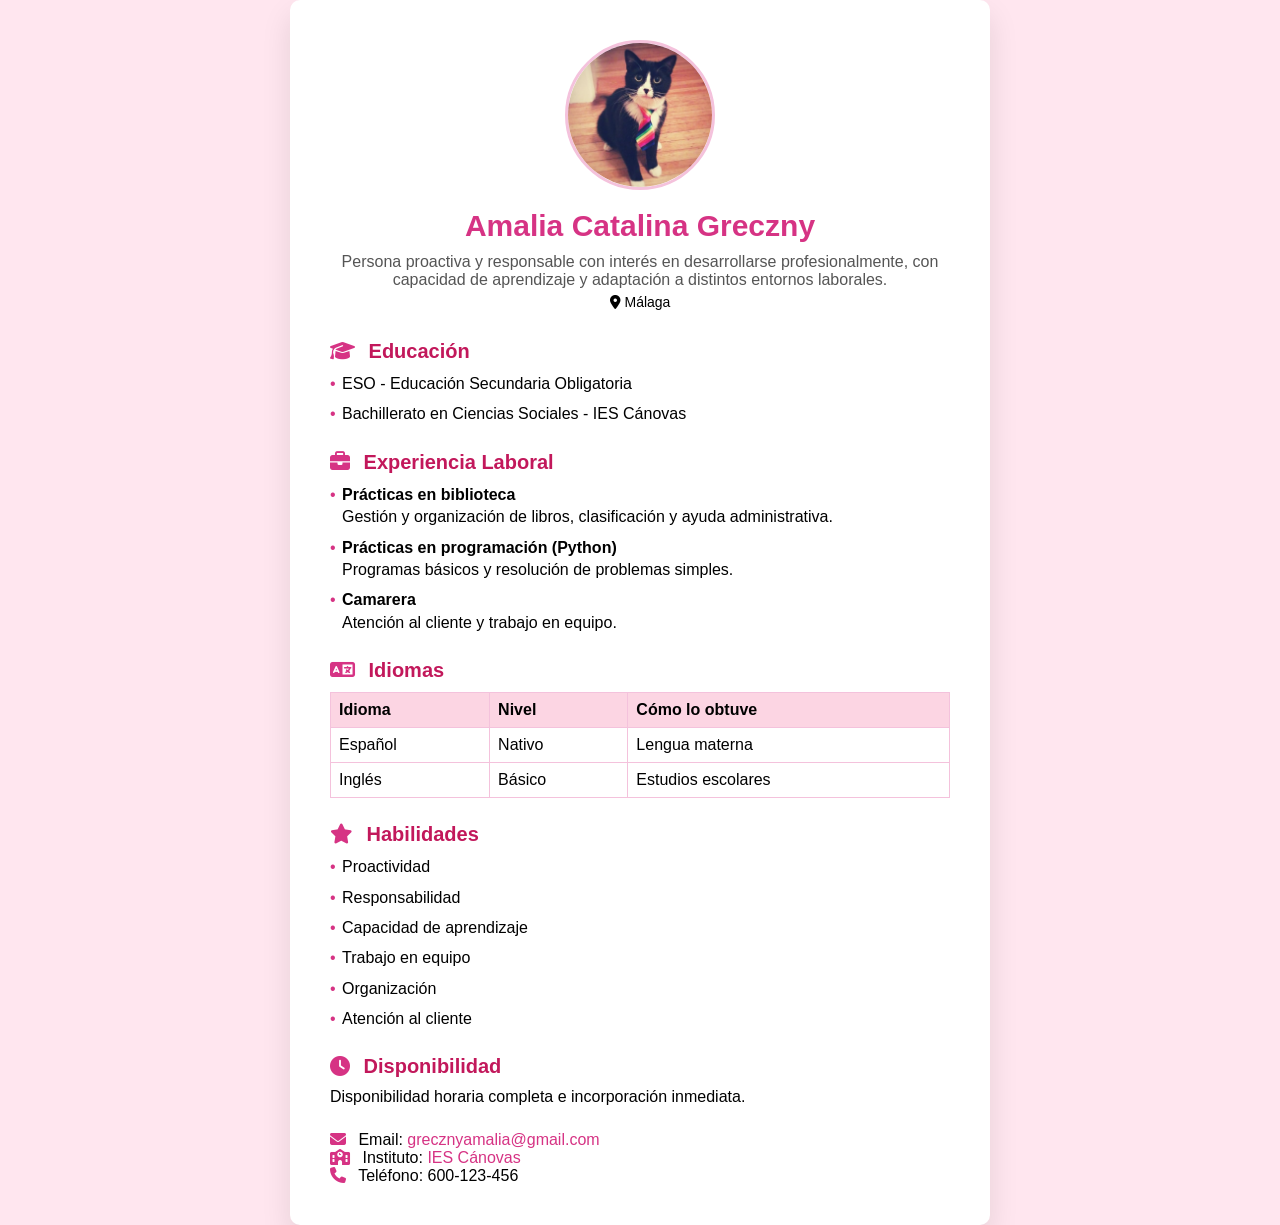
<file: index.html>
<!DOCTYPE html>
<html lang="es">
<head>
    <!-- Esto sirve para que el navegador entienda bien los caracteres (tildes, ñ, etc.) -->
    <meta charset="UTF-8">

    <!-- Título que aparece en la pestaña del navegador -->
    <title>CV de Amalia Catalina Greczny</title>

    <!-- Descripción para Google (SEO, ayuda a posicionar) -->
    <meta name="description" content="Currículum de Amalia Catalina Greczny con información sobre su formación académica, habilidades y experiencia laboral en atención al cliente, biblioteca y programación básica en Python.">

    <!-- Autor de la página -->
    <meta name="author" content="Amalia Catalina Greczny">

    <!-- Palabras clave para buscadores -->
    <meta name="keywords" content="currículum, CV, Amalia Greczny, atención al cliente, camarera, biblioteca, programación Python, empleo">

    <!-- Aquí conectamos el archivo CSS -->
    <link rel="stylesheet" href="style.css">

    <!-- Librería de iconos (los dibujitos tipo correo, ubicación, etc.) -->
    <link rel="stylesheet" href="https://cdnjs.cloudflare.com/ajax/libs/font-awesome/6.4.0/css/all.min.css">
</head>

<body>

    <!-- Contenedor principal de todo el CV -->
    <div class="cv-container">

        <!-- ENCABEZADO (foto + nombre + descripción) -->
        <header class="cv-header">
            
            <!-- Imagen de perfil -->
            <img src="gato.jpg" alt="gato" class="profile-pic">

            <!-- Nombre principal -->
            <h1>Amalia Catalina Greczny</h1>

            <!-- Descripción personal -->
            <p class="descripcion">
                Persona proactiva y responsable con interés en desarrollarse profesionalmente, con capacidad de aprendizaje y adaptación a distintos entornos laborales.
            </p>

            <!-- Ubicación -->
            <p class="ubicacion">
                <i class="fas fa-map-marker-alt"></i> Málaga
            </p>
        </header>

        <!-- EDUCACIÓN -->
        <section class="cv-section">
            <h2><i class="fas fa-graduation-cap"></i> Educación</h2>
            <ul>
                <li>ESO - Educación Secundaria Obligatoria</li>
                <li>Bachillerato en Ciencias Sociales - IES Cánovas</li>
            </ul>
        </section>

        <!-- EXPERIENCIA -->
        <section class="cv-section">
            <h2><i class="fas fa-briefcase"></i> Experiencia Laboral</h2>
            <ul>
                <li>
                    <strong>Prácticas en biblioteca</strong><br>
                    Gestión y organización de libros, clasificación y ayuda administrativa.
                </li>
                <li>
                    <strong>Prácticas en programación (Python)</strong><br>
                    Programas básicos y resolución de problemas simples.
                </li>
                <li>
                    <strong>Camarera</strong><br>
                    Atención al cliente y trabajo en equipo.
                </li>
            </ul>
        </section>

        <!-- IDIOMAS -->
        <section class="cv-section">
            <h2><i class="fas fa-language"></i> Idiomas</h2>

            <!-- Tabla para organizar idiomas -->
            <table class="idiomas">
                <thead>
                    <tr>
                        <th>Idioma</th>
                        <th>Nivel</th>
                        <th>Cómo lo obtuve</th>
                    </tr>
                </thead>
                <tbody>
                    <tr>
                        <td>Español</td>
                        <td>Nativo</td>
                        <td>Lengua materna</td>
                    </tr>
                    <tr>
                        <td>Inglés</td>
                        <td>Básico</td>
                        <td>Estudios escolares</td>
                    </tr>
                </tbody>
            </table>
        </section>

        <!-- HABILIDADES -->
        <section class="cv-section">
            <h2><i class="fas fa-star"></i> Habilidades</h2>
            <ul class="skills">
                <li>Proactividad</li>
                <li>Responsabilidad</li>
                <li>Capacidad de aprendizaje</li>
                <li>Trabajo en equipo</li>
                <li>Organización</li>
                <li>Atención al cliente</li>
            </ul>
        </section>

        <!-- DISPONIBILIDAD -->
        <section class="cv-section">
            <h2><i class="fas fa-clock"></i> Disponibilidad</h2>
            <p>Disponibilidad horaria completa e incorporación inmediata.</p>
        </section>

        <!-- CONTACTO -->
        <section class="cv-section">
            <p><i class="fas fa-envelope"></i> Email: <a href="mailto:grecznyamalia@gmail.com">grecznyamalia@gmail.com</a></p>
            <p><i class="fas fa-school"></i> Instituto: <a href="https://www.iestecnico.com" target="_blank">IES Cánovas</a></p>
            <p><i class="fas fa-phone"></i> Teléfono: 600-123-456</p>
        </section>

    </div>

</body>
</html>
</file>
<file: style.css>
/* RESET: esto quita márgenes raros que ponen los navegadores por defecto */
* {
    margin: 0;
    padding: 0;
    box-sizing: border-box;
}

/* BODY: fondo general y centrado del CV */
body {
    background-color: #ffe6ef; /* fondo rosa claro */
    font-family: 'Arial', sans-serif;
    display: flex;
    justify-content: center; /* centra horizontal */
    align-items: center; /* centra vertical */
    min-height: 100vh; /* ocupa toda la pantalla */
}

/* CONTENEDOR PRINCIPAL */
.cv-container {
    width: 700px;
    background-color: #ffffff;
    padding: 40px;
    box-shadow: 0px 15px 30px rgba(0, 0, 0, 0.1);
    text-align: center;
    border-radius: 10px;
}

/* HEADER */
.cv-header {
    margin-bottom: 30px;
}

/* FOTO */
.profile-pic {
    width: 150px;
    height: 150px;
    object-fit: cover; /* evita deformaciones */
    border-radius: 50%; /* círculo */
    margin-bottom: 15px;
    border: 3px solid #f4c2dc;
}

/* NOMBRE */
.cv-header h1 {
    color: #d63384;
    font-size: 30px;
    margin-bottom: 10px;
}

/* DESCRIPCIÓN */
.descripcion {
    color: #555;
    font-size: 16px;
    margin-bottom: 5px;
}

/* UBICACIÓN (CAMBIADO A NEGRO PARA LIGHTHOUSE) */
.ubicacion {
    color: #000000; /* antes gris, ahora negro más accesible */
    font-size: 14px;
}

/* SECCIONES */
.cv-section {
    margin-top: 25px;
    text-align: left;
}

/* TÍTULOS */
.cv-section h2 {
    color: #c2185b;
    font-size: 20px;
    margin-bottom: 10px;
}

/* LISTAS */
.cv-section ul {
    list-style: none;
}

.cv-section ul li {
    margin: 8px 0;
    padding-left: 12px;
    position: relative;
    line-height: 1.4;
}

/* PUNTITOS DE LISTA */
.cv-section ul li::before {
    content: "•";
    color: #d63384;
    position: absolute;
    left: 0;
}

/* TABLA IDIOMAS */
.idiomas {
    width: 100%;
    border-collapse: collapse;
    margin-top: 10px;
}

/* CELDAS */
.idiomas th, .idiomas td {
    border: 1px solid #f4c2dc;
    padding: 8px;
    color: #000000; /* texto negro (mejora contraste Lighthouse) */
}

/* CABECERA TABLA (CAMBIADO A NEGRO) */
.idiomas th {
    background-color: #fcd5e3;
    color: #000000; /* antes rosa oscuro, ahora negro */
}

/* LINKS */
a {
    color: #d63384;
    text-decoration: none;
}

/* EFECTO AL PASAR EL RATÓN */
a:hover {
    text-decoration: underline;
}

/* ICONOS */
.cv-section i {
    margin-right: 8px;
    color: #d63384;
}
</file>
